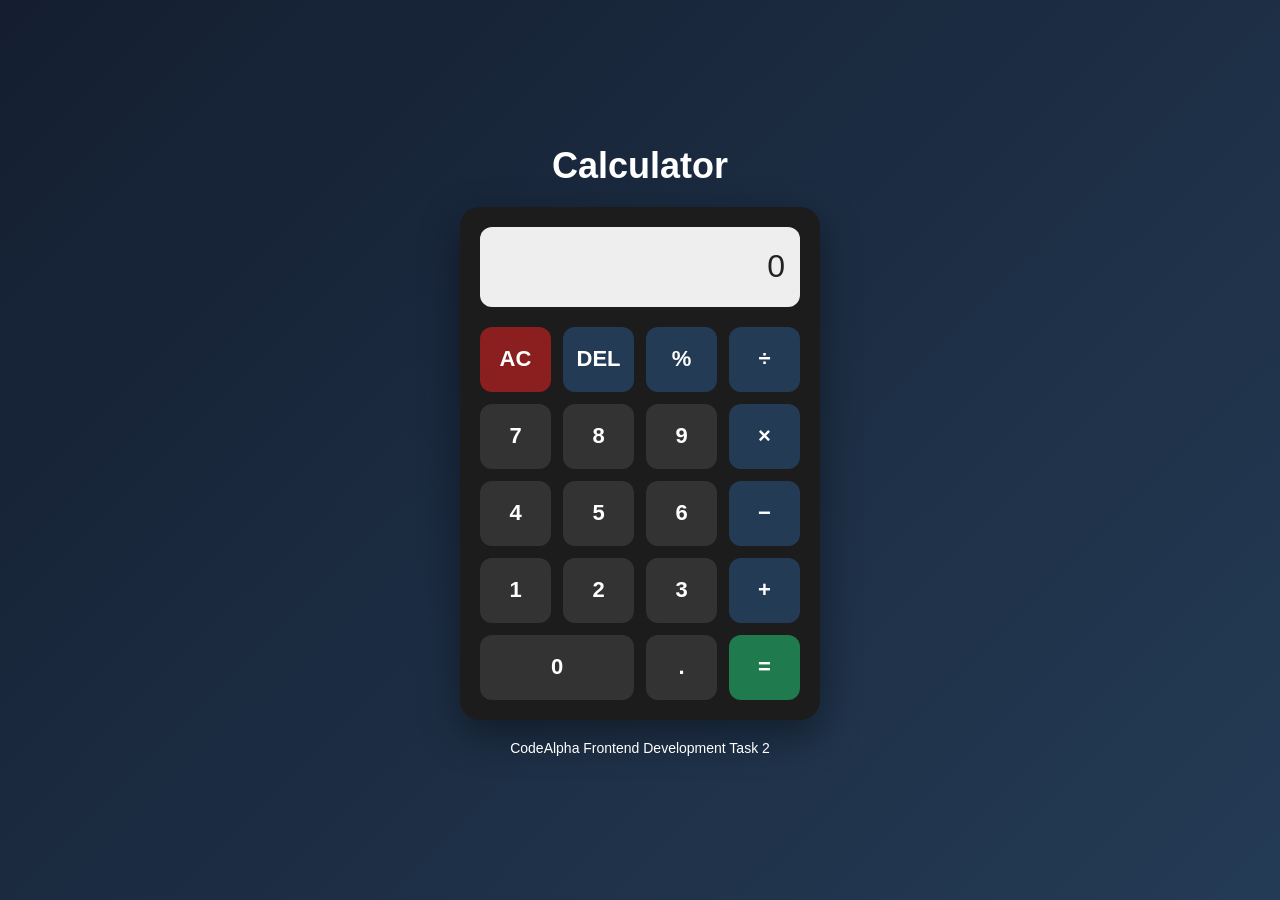
<file: codealpha_calculator/index.html>
<!DOCTYPE html>
<html lang="en">

<head>
    <meta charset="UTF-8">

    <meta name="viewport"
          content="width=device-width, initial-scale=1.0">

    <title>CodeAlpha Calculator</title>

    <link rel="stylesheet" href="style.css">
</head>

<body>

    <div class="calculator-container">

        <h1>Calculator</h1>

        <div class="calculator">

            <!-- Display -->
            <div class="display">
                <input
                    type="text"
                    id="display"
                    value="0"
                    readonly
                >
            </div>

            <!-- Calculator Buttons -->
            <div class="buttons">

                <button class="clear"
                        onclick="clearDisplay()">
                    AC
                </button>

                <button class="operator"
                        onclick="deleteLast()">
                    DEL
                </button>

                <button class="operator"
                        onclick="appendOperator('%')">
                    %
                </button>

                <button class="operator"
                        onclick="appendOperator('/')">
                    ÷
                </button>


                <button onclick="appendNumber('7')">
                    7
                </button>

                <button onclick="appendNumber('8')">
                    8
                </button>

                <button onclick="appendNumber('9')">
                    9
                </button>

                <button class="operator"
                        onclick="appendOperator('*')">
                    ×
                </button>


                <button onclick="appendNumber('4')">
                    4
                </button>

                <button onclick="appendNumber('5')">
                    5
                </button>

                <button onclick="appendNumber('6')">
                    6
                </button>

                <button class="operator"
                        onclick="appendOperator('-')">
                    −
                </button>


                <button onclick="appendNumber('1')">
                    1
                </button>

                <button onclick="appendNumber('2')">
                    2
                </button>

                <button onclick="appendNumber('3')">
                    3
                </button>

                <button class="operator"
                        onclick="appendOperator('+')">
                    +
                </button>


                <button class="zero"
                        onclick="appendNumber('0')">
                    0
                </button>

                <button onclick="appendNumber('.')">
                    .
                </button>

                <button class="equals"
                        onclick="calculateResult()">
                    =
                </button>

            </div>

        </div>

        <p class="footer-text">
            CodeAlpha Frontend Development Task 2
        </p>

    </div>


    <script src="script.js"></script>

</body>

</html>
</file>
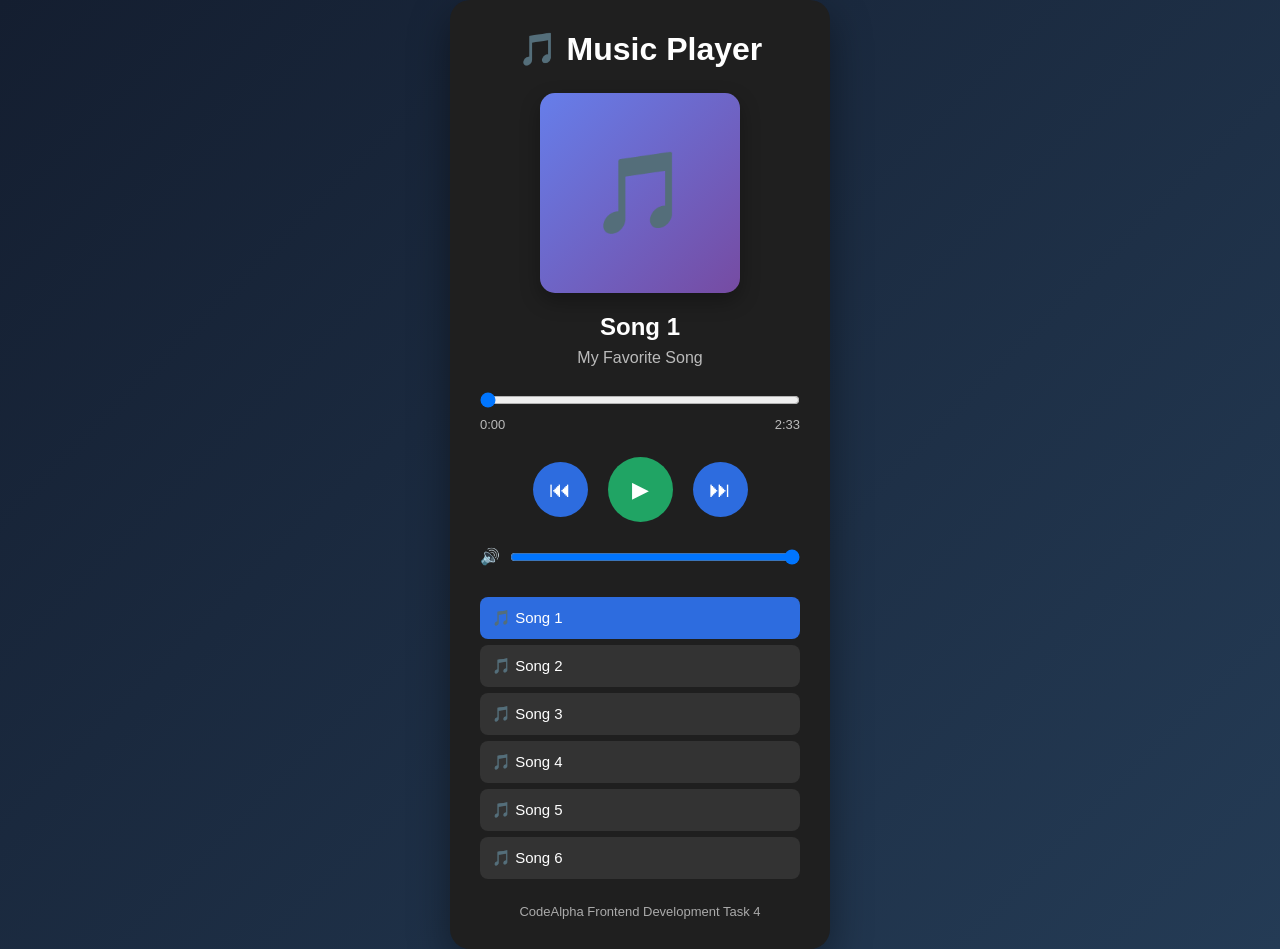
<file: codealpha_music player/index.html>
<!DOCTYPE html>
<html lang="en">

<head>
    <meta charset="UTF-8">
    <meta name="viewport" content="width=device-width, initial-scale=1.0">

    <title>CodeAlpha Music Player</title>

    <link rel="stylesheet" href="style.css">
</head>

<body>

    <div class="music-player">

        <h1>🎵 Music Player</h1>

        <div class="album">
            <div class="music-icon">🎵</div>
        </div>

        <h2 id="song-title">Song 1</h2>
        <p id="artist">My Favorite Song</p>

        <audio id="audio"></audio>

        <div class="progress-container">
            <input
                type="range"
                id="progress"
                value="0"
                min="0"
                max="100">
        </div>

        <div class="time">
            <span id="current-time">0:00</span>
            <span id="duration">0:00</span>
        </div>

        <div class="controls">

            <button id="prev">⏮</button>

            <button id="play">▶</button>

            <button id="next">⏭</button>

        </div>

        <div class="volume">

            <span>🔊</span>

            <input
                type="range"
                id="volume"
                min="0"
                max="1"
                step="0.01"
                value="1">

        </div>

       <div class="playlist">

    <button class="song active" data-index="0">
        🎵 Song 1
    </button>

    <button class="song" data-index="1">
        🎵 Song 2
    </button>

    <button class="song" data-index="2">
        🎵 Song 3
    </button>

    <button class="song" data-index="3">
        🎵 Song 4
    </button>

    <button class="song" data-index="4">
        🎵 Song 5
    </button>

    <button class="song" data-index="5">
        🎵 Song 6
    </button>

</div>

        <p class="footer">
            CodeAlpha Frontend Development Task 4
        </p>

    </div>

    <script src="script.js"></script>

</body>

</html>
</file>
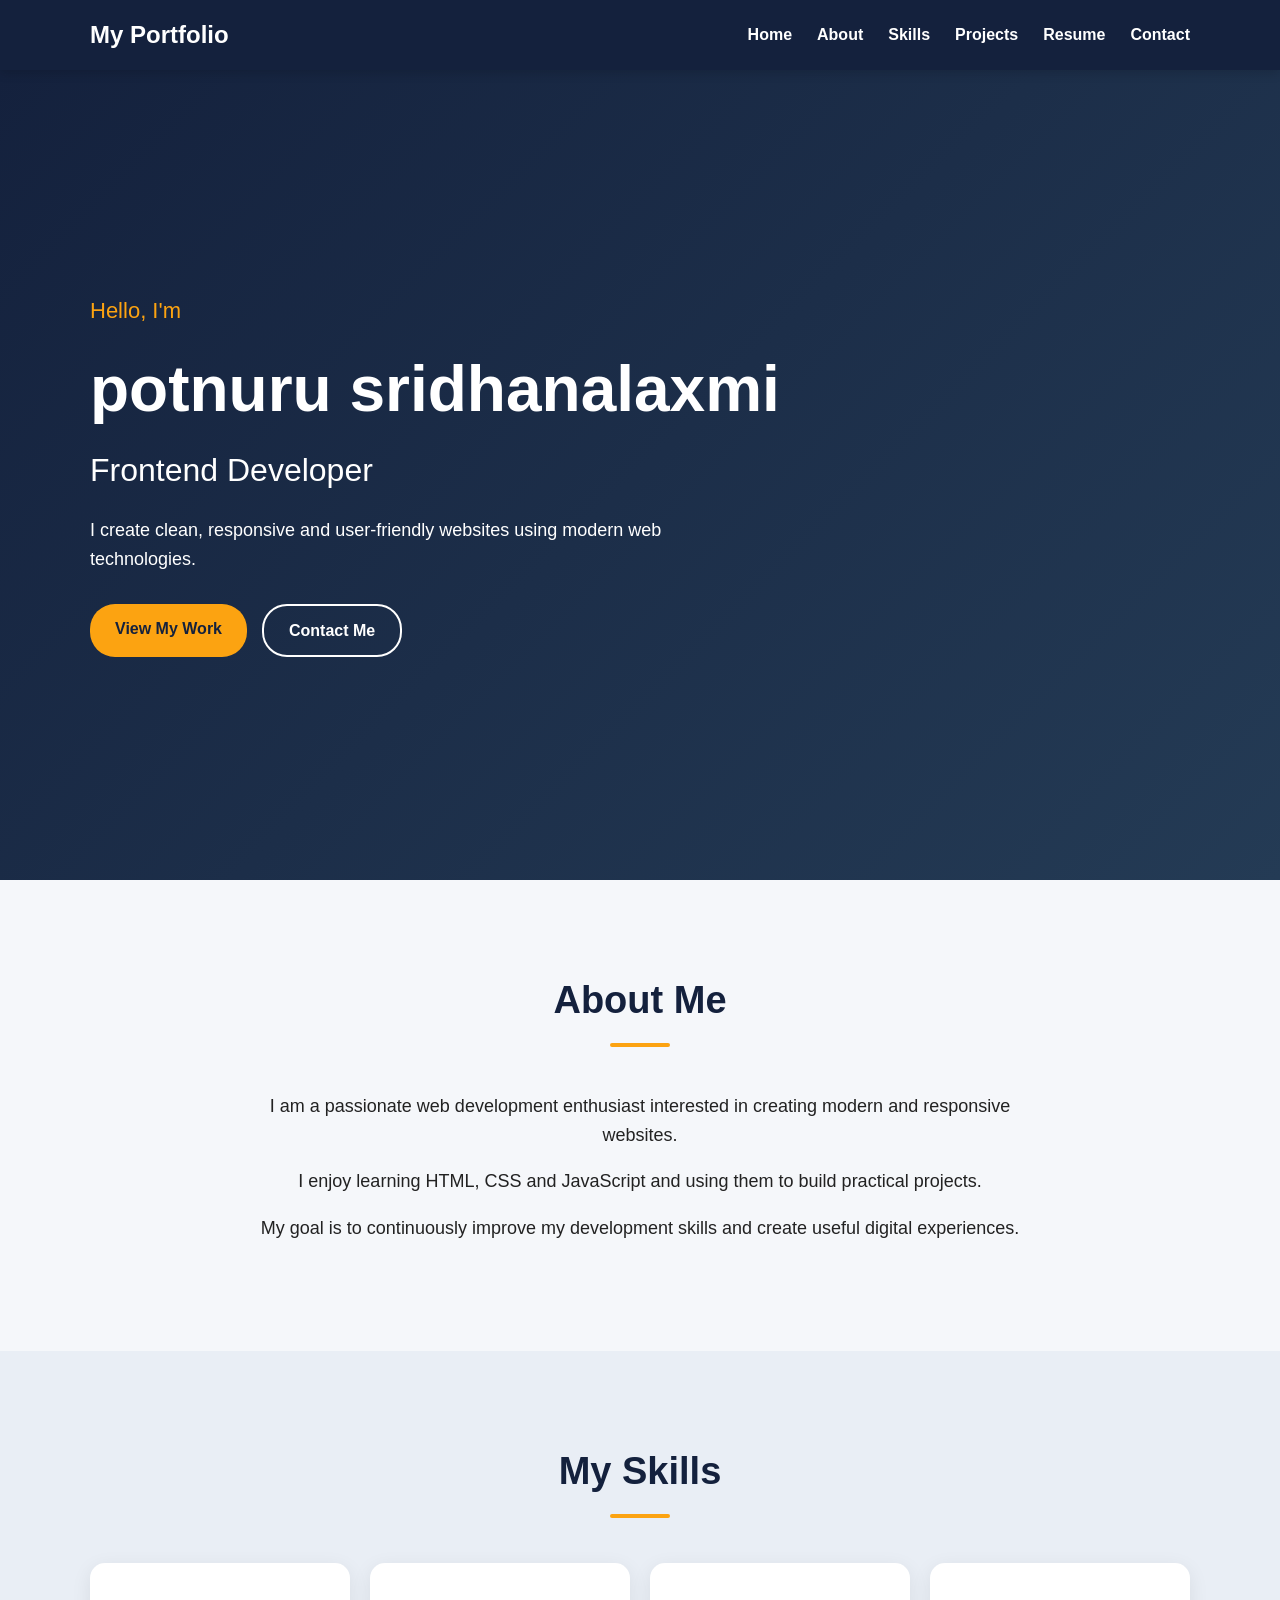
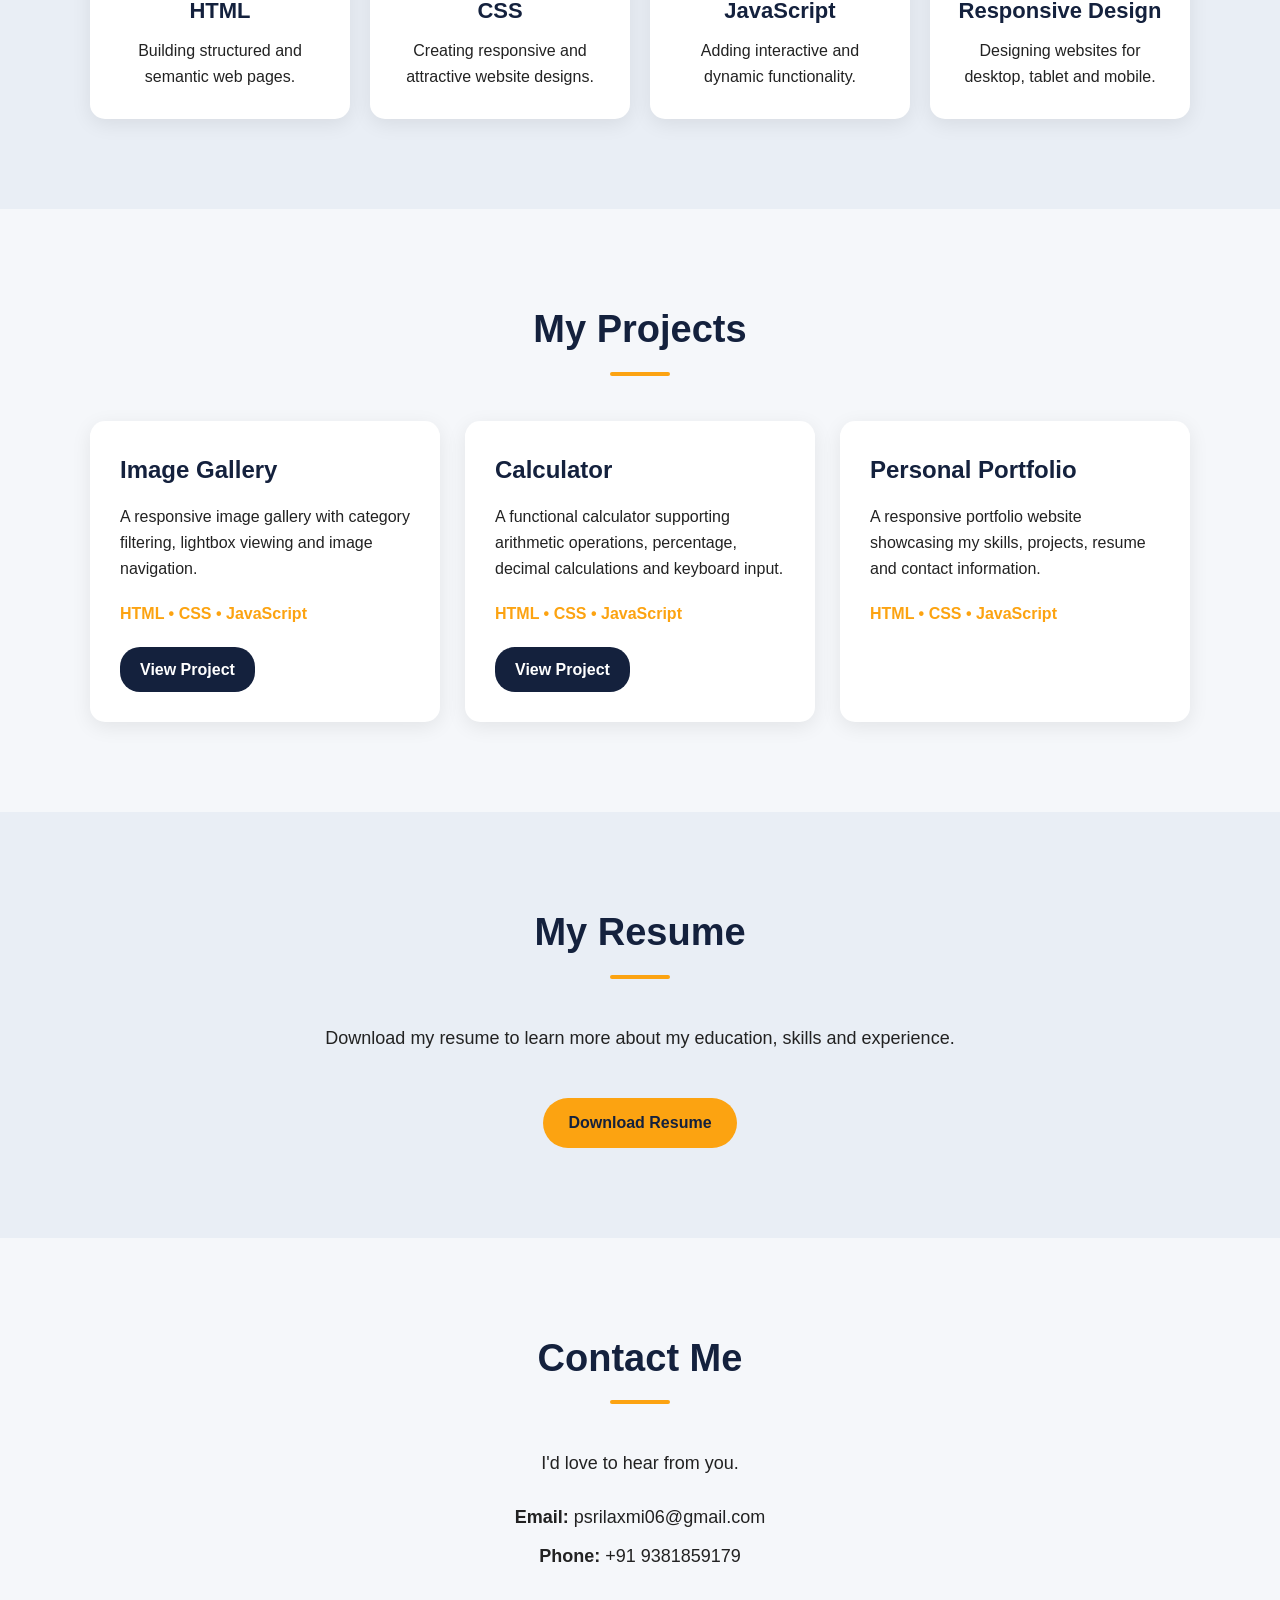
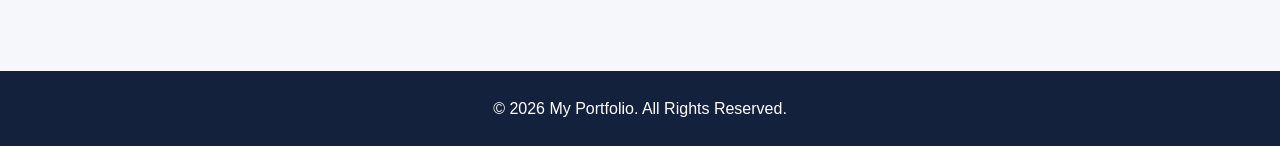
<file: codealpha_portfolio/index.html>
<!DOCTYPE html>
<html lang="en">

<head>
    <meta charset="UTF-8">

    <meta name="viewport"
          content="width=device-width, initial-scale=1.0">

    <title>My Portfolio</title>

    <link rel="stylesheet" href="style.css">
</head>

<body>

    <!-- Navigation -->
    <nav class="navbar">

        <div class="container nav-container">

            <a href="#home" class="logo">
                My Portfolio
            </a>

            <div class="nav-links">

                <a href="#home">Home</a>
                <a href="#about">About</a>
                <a href="#skills">Skills</a>
                <a href="#projects">Projects</a>
                <a href="#resume">Resume</a>
                <a href="#contact">Contact</a>

            </div>

        </div>

    </nav>


    <!-- Hero Section -->
    <section id="home" class="hero">

        <div class="container hero-content">

            <div class="hero-text">

                <p class="intro">
                    Hello, I'm
                </p>

                <h1>
                    potnuru sridhanalaxmi
                </h1>

                <h2>
                    Frontend Developer
                </h2>

                <p>
                    I create clean, responsive and
                    user-friendly websites using
                    modern web technologies.
                </p>

                <div class="hero-buttons">

                    <a href="#projects"
                       class="btn">
                        View My Work
                    </a>

                    <a href="#contact"
                       class="btn secondary-btn">
                        Contact Me
                    </a>

                </div>

            </div>

        </div>

    </section>


    <!-- About Section -->
    <section id="about" class="section">

        <div class="container">

            <h2 class="section-title">
                About Me
            </h2>

            <div class="about-content">

                <div class="about-text">

                    <p>
                        I am a passionate web development
                        enthusiast interested in creating
                        modern and responsive websites.
                    </p>

                    <p>
                        I enjoy learning HTML, CSS and
                        JavaScript and using them to build
                        practical projects.
                    </p>

                    <p>
                        My goal is to continuously improve
                        my development skills and create
                        useful digital experiences.
                    </p>

                </div>

            </div>

        </div>

    </section>


    <!-- Skills Section -->
    <section id="skills" class="section skills-section">

        <div class="container">

            <h2 class="section-title">
                My Skills
            </h2>

         <div class="skills-grid">

    <div class="skill-card">
        <h3>HTML</h3>
        <p>Building structured and semantic web pages.</p>
    </div>

    <div class="skill-card">
        <h3>CSS</h3>
        <p>Creating responsive and attractive website designs.</p>
    </div>

    <div class="skill-card">
        <h3>JavaScript</h3>
        <p>Adding interactive and dynamic functionality.</p>
    </div>

    <div class="skill-card">
        <h3>Responsive Design</h3>
        <p>Designing websites for desktop, tablet and mobile.</p>
    </div>

</div>   
        </div>

    </section>


    <!-- Projects Section -->
    <section id="projects" class="section">

        <div class="container">

            <h2 class="section-title">
                My Projects
            </h2>

            <div class="projects-grid">

    <div class="project-card">
        <div class="project-content">
            <h3>Image Gallery</h3>

            <p>
                A responsive image gallery with
                category filtering, lightbox viewing
                and image navigation.
            </p>

            <span class="project-tech">
                HTML • CSS • JavaScript
                 </span>
                <a href="../index.html" class="project-btn">
    View Project
</a>
           
        </div>
    </div>


    <div class="project-card">
        <div class="project-content">
            <h3>Calculator</h3>

            <p>
                A functional calculator supporting
                arithmetic operations, percentage,
                decimal calculations and keyboard input.
            </p>

            <span class="project-tech">
                HTML • CSS • JavaScript
            </span>
            <a href="../codealpha_calculator/index.html"
   class="project-btn">
    View Project
</a>
        </div>
    </div>


    <div class="project-card">
        <div class="project-content">
            <h3>Personal Portfolio</h3>

            <p>
                A responsive portfolio website
                showcasing my skills, projects,
                resume and contact information.
            </p>

            <span class="project-tech">
                HTML • CSS • JavaScript
            </span>
        </div>
    </div>

</div>
    </section>


    <!-- Resume Section -->
    <section id="resume" class="section resume-section">

        <div class="container">

            <h2 class="section-title">
                My Resume
            </h2>

            <p>
                Download my resume to learn more about
                my education, skills and experience.
            </p>

           <a href="resume.pdf" download class="resume-btn">
    Download Resume
</a> 

        </div>

    </section>


    <!-- Contact Section -->
    <section id="contact" class="section">

        <div class="container">

            <h2 class="section-title">
                Contact Me
            </h2>

            <div class="contact-content">

                <p>
                    I'd love to hear from you.
                </p>

                <div class="contact-info">

                    <p>
                        <strong>Email:</strong>
                     psrilaxmi06@gmail.com
                    </p>

                    <p>
                        <strong>Phone:</strong>
                        +91 9381859179
                    </p>

                </div>

            </div>

        </div>

    </section>


    <!-- Footer -->
    <footer>

        <p>
            © 2026 My Portfolio.
            All Rights Reserved.
        </p>

    </footer>


    <script src="script.js"></script>

</body>

</html>
</file>
<file: codealpha_calculator/style.css>
* {
    margin: 0;
    padding: 0;
    box-sizing: border-box;
}

body {
    min-height: 100vh;

    display: flex;
    justify-content: center;
    align-items: center;

    font-family: Arial, Helvetica, sans-serif;

    background: linear-gradient(
        135deg,
        #141e30,
        #243b55
    );
}

.calculator-container {
    text-align: center;
}

.calculator-container h1 {
    color: white;

    margin-bottom: 20px;

    font-size: 36px;
}

.calculator {
    width: 360px;

    padding: 20px;

    background: #1c1c1c;

    border-radius: 20px;

    box-shadow:
        0 15px 40px rgba(0, 0, 0, 0.4);
}


/* Display */

.display {
    width: 100%;

    margin-bottom: 20px;
}

.display input {
    width: 100%;

    height: 80px;

    padding: 10px 15px;

    border: none;

    border-radius: 12px;

    background: #eeeeee;

    color: #222;

    font-size: 32px;

    text-align: right;

    outline: none;
}


/* Buttons */

.buttons {
    display: grid;

    grid-template-columns:
        repeat(4, 1fr);

    gap: 12px;
}

button {
    height: 65px;

    border: none;

    border-radius: 12px;

    background: #333;

    color: white;

    font-size: 22px;

    font-weight: bold;

    cursor: pointer;

    transition:
        transform 0.15s ease,
        background 0.15s ease;
}

button:hover {
    transform: scale(1.05);

    background: #444;
}

button:active {
    transform: scale(0.95);
}


/* Operators */

.operator {
    background: #243b55;
}

.operator:hover {
    background: #31516f;
}


/* Clear */

.clear {
    background: #8b1e1e;
}

.clear:hover {
    background: #a52a2a;
}


/* Zero button */

.zero {
    grid-column: span 2;
}


/* Equals */

.equals {
    background: #1f7a4d;
}

.equals:hover {
    background: #28945e;
}


/* Footer */

.footer-text {
    color: white;

    margin-top: 20px;

    font-size: 14px;
}


/* Mobile */

@media (max-width: 500px) {

    .calculator {
        width: 90vw;

        padding: 15px;
    }

    .display input {
        font-size: 26px;
    }

    button {
        height: 58px;

        font-size: 20px;
    }

}
</file>
<file: codealpha_music player/style.css>
* {
    margin: 0;
    padding: 0;
    box-sizing: border-box;
}

body {
    font-family: Arial, sans-serif;
    min-height: 100vh;

    display: flex;
    justify-content: center;
    align-items: center;

    background: linear-gradient(135deg, #141e30, #243b55);

    color: white;
}

.music-player {
    width: 380px;
    padding: 30px;

    text-align: center;

    background: #1f1f1f;

    border-radius: 20px;

    box-shadow: 0 15px 40px rgba(0, 0, 0, 0.4);
}

.music-player h1 {
    margin-bottom: 25px;
}

.album {
    width: 200px;
    height: 200px;

    margin: auto;

    display: flex;
    justify-content: center;
    align-items: center;

    border-radius: 15px;

    background: linear-gradient(135deg, #667eea, #764ba2);

    box-shadow: 0 8px 20px rgba(0, 0, 0, 0.3);
}

.music-icon {
    font-size: 80px;
}

#song-title {
    margin-top: 20px;
    font-size: 24px;
}

#artist {
    margin-top: 8px;
    color: #bbbbbb;
}

.progress-container {
    margin-top: 25px;
}

#progress {
    width: 100%;
    cursor: pointer;
}

.time {
    display: flex;
    justify-content: space-between;

    margin-top: 5px;

    font-size: 13px;
    color: #bbbbbb;
}

.controls {
    display: flex;
    justify-content: center;
    align-items: center;

    gap: 20px;

    margin-top: 25px;
}

.controls button {
    width: 55px;
    height: 55px;

    border: none;
    border-radius: 50%;

    background: #2d6cdf;
    color: white;

    font-size: 22px;

    cursor: pointer;
}

.controls button:hover {
    transform: scale(1.08);
}

#play {
    width: 65px;
    height: 65px;

    background: #20a464;
}

.volume {
    display: flex;
    align-items: center;
    gap: 10px;

    margin-top: 25px;
}

#volume {
    flex: 1;
    cursor: pointer;
}

.playlist {
    margin-top: 25px;

    text-align: left;
}

.playlist h3 {
    margin-bottom: 10px;
}

.song {
    width: 100%;

    padding: 12px;

    margin-top: 6px;

    border: none;
    border-radius: 8px;

    background: #333;
    color: white;

    text-align: left;

    cursor: pointer;

    font-size: 15px;
}

.song:hover {
    background: #444;
}

.song.active {
    background: #2d6cdf;
}

.footer {
    margin-top: 25px;

    font-size: 13px;

    color: #aaaaaa;
}
</file>
<file: codealpha_portfolio/style.css>
/* ==============================
   General Styles
================================ */

* {
    margin: 0;
    padding: 0;
    box-sizing: border-box;
}

html {
    scroll-behavior: smooth;
}

body {
    font-family: Arial, Helvetica, sans-serif;
    line-height: 1.6;
    color: #222;
    background: #f5f7fa;
}

.container {
    width: 90%;
    max-width: 1100px;
    margin: auto;
}


/* ==============================
   Navigation
================================ */

.navbar {
    position: sticky;
    top: 0;
    z-index: 1000;

    background: #14213d;

    box-shadow:
        0 3px 10px rgba(0, 0, 0, 0.15);
}

.nav-container {
    min-height: 70px;

    display: flex;
    align-items: center;
    justify-content: space-between;
}

.logo {
    color: white;
    text-decoration: none;

    font-size: 24px;
    font-weight: bold;
}

.nav-links {
    display: flex;
    gap: 25px;
}

.nav-links a {
    color: white;
    text-decoration: none;

    font-weight: 600;

    transition: color 0.3s ease;
}

.nav-links a:hover {
    color: #fca311;
}


/* ==============================
   Hero Section
================================ */

.hero {
    min-height: 90vh;

    display: flex;
    align-items: center;

    background:
        linear-gradient(
            135deg,
            #14213d,
            #243b55
        );

    color: white;
}

.hero-content {
    display: flex;
    align-items: center;
}

.hero-text {
    max-width: 700px;
}

.intro {
    font-size: 22px;
    color: #fca311;

    margin-bottom: 10px;
}

.hero h1 {
    font-size: 64px;
    margin-bottom: 5px;
}

.hero h2 {
    font-size: 32px;
    font-weight: 500;

    margin-bottom: 20px;
}

.hero-text > p:last-of-type {
    font-size: 18px;
    max-width: 600px;

    margin-bottom: 30px;
}


/* ==============================
   Buttons
================================ */

.hero-buttons {
    display: flex;
    gap: 15px;
    flex-wrap: wrap;
}

.btn {
    display: inline-block;

    padding: 12px 25px;

    background: #fca311;
    color: #14213d;

    text-decoration: none;

    border-radius: 25px;

    font-weight: bold;

    transition:
        transform 0.3s ease,
        background 0.3s ease;
}

.btn:hover {
    transform: translateY(-3px);
    background: #ffb52e;
}

.secondary-btn {
    background: transparent;
    color: white;

    border: 2px solid white;
}

.secondary-btn:hover {
    background: white;
    color: #14213d;
}


/* ==============================
   Sections
================================ */

.section {
    padding: 90px 0;
}

.section-title {
    text-align: center;

    font-size: 38px;

    margin-bottom: 45px;

    color: #14213d;
}

.section-title::after {
    content: "";

    display: block;

    width: 60px;
    height: 4px;

    background: #fca311;

    margin: 12px auto 0;

    border-radius: 5px;
}


/* ==============================
   About
================================ */

.about-content {
    max-width: 800px;
    margin: auto;

    text-align: center;

    font-size: 18px;
}

.about-text p {
    margin-bottom: 18px;
}


/* ==============================
   Skills
================================ */

.skills-section {
    background: #e9eef5;
}

.skills-grid {
    display: grid;

    grid-template-columns:
        repeat(4, 1fr);

    gap: 20px;
}

.skill-card {
    background: white;

    padding: 30px 20px;

    text-align: center;

    border-radius: 15px;

    box-shadow:
        0 5px 20px rgba(0, 0, 0, 0.08);

    transition:
        transform 0.3s ease,
        box-shadow 0.3s ease;
}

.skill-card:hover {
    transform: translateY(-8px);

    box-shadow:
        0 12px 25px rgba(0, 0, 0, 0.15);
}

.skill-card h3 {
    color: #14213d;

    margin-bottom: 10px;

    font-size: 22px;
}


/* ==============================
   Projects
================================ */

.projects-grid {
    display: grid;

    grid-template-columns:
        repeat(3, 1fr);

    gap: 25px;
}

.project-card {
    background: white;

    border-radius: 15px;

    overflow: hidden;

    box-shadow:
        0 5px 20px rgba(0, 0, 0, 0.08);

    transition:
        transform 0.3s ease,
        box-shadow 0.3s ease;
}

.project-card:hover {
    transform: translateY(-8px);

    box-shadow:
        0 12px 25px rgba(0, 0, 0, 0.15);
}

.project-content {
    padding: 30px;
}

.project-content h3 {
    color: #14213d;

    font-size: 24px;

    margin-bottom: 15px;
}

.project-content p {
    margin-bottom: 20px;
}

.project-tech {
    display: inline-block;

    color: #fca311;

    font-weight: bold;
}


/* ==============================
   Resume
================================ */

.resume-section {
    text-align: center;

    background: #e9eef5;
}

.resume-section p {
    margin-bottom: 25px;

    font-size: 18px;
}


/* ==============================
   Contact
================================ */

.contact-content {
    text-align: center;

    font-size: 18px;
}

.contact-info {
    margin-top: 25px;
}

.contact-info p {
    margin-bottom: 10px;
}


/* ==============================
   Footer
================================ */

footer {
    padding: 25px;

    text-align: center;

    background: #14213d;

    color: white;
}


/* ==============================
   Responsive Design
================================ */

@media (max-width: 800px) {

    .nav-container {
        flex-direction: column;

        padding: 15px 0;
    }

    .nav-links {
        margin-top: 12px;

        gap: 15px;

        flex-wrap: wrap;

        justify-content: center;
    }

    .hero {
        min-height: 80vh;

        text-align: center;
    }

    .hero-text {
        margin: auto;
    }

    .hero h1 {
        font-size: 48px;
    }

    .hero h2 {
        font-size: 26px;
    }

    .hero-buttons {
        justify-content: center;
    }

    .skills-grid {
        grid-template-columns:
            repeat(2, 1fr);
    }

    .projects-grid {
        grid-template-columns: 1fr;
    }
}


@media (max-width: 500px) {

    .hero h1 {
        font-size: 40px;
    }

    .hero h2 {
        font-size: 22px;
    }

    .section {
        padding: 65px 0;
    }

    .section-title {
        font-size: 32px;
    }

    .skills-grid {
        grid-template-columns: 1fr;
    }

    .nav-links {
        gap: 10px;

        font-size: 14px;
    }

}
.project-btn {
    display: inline-block;

    margin-top: 20px;

    padding: 10px 20px;

    background: #14213d;
    color: white;

    text-decoration: none;

    border-radius: 20px;

    font-weight: bold;

    transition: 0.3s ease;
}

.project-btn:hover {
    background: #fca311;
    color: #14213d;
    transform: translateY(-3px);
}
.resume-btn {
    display: inline-block;
    margin-top: 20px;
    padding: 12px 25px;
    background: #fca311;
    color: #14213d;
    text-decoration: none;
    border-radius: 25px;
    font-weight: bold;
    transition: 0.3s ease;
}

.resume-btn:hover {
    background: #14213d;
    color: white;
    transform: translateY(-3px);
}
</file>
